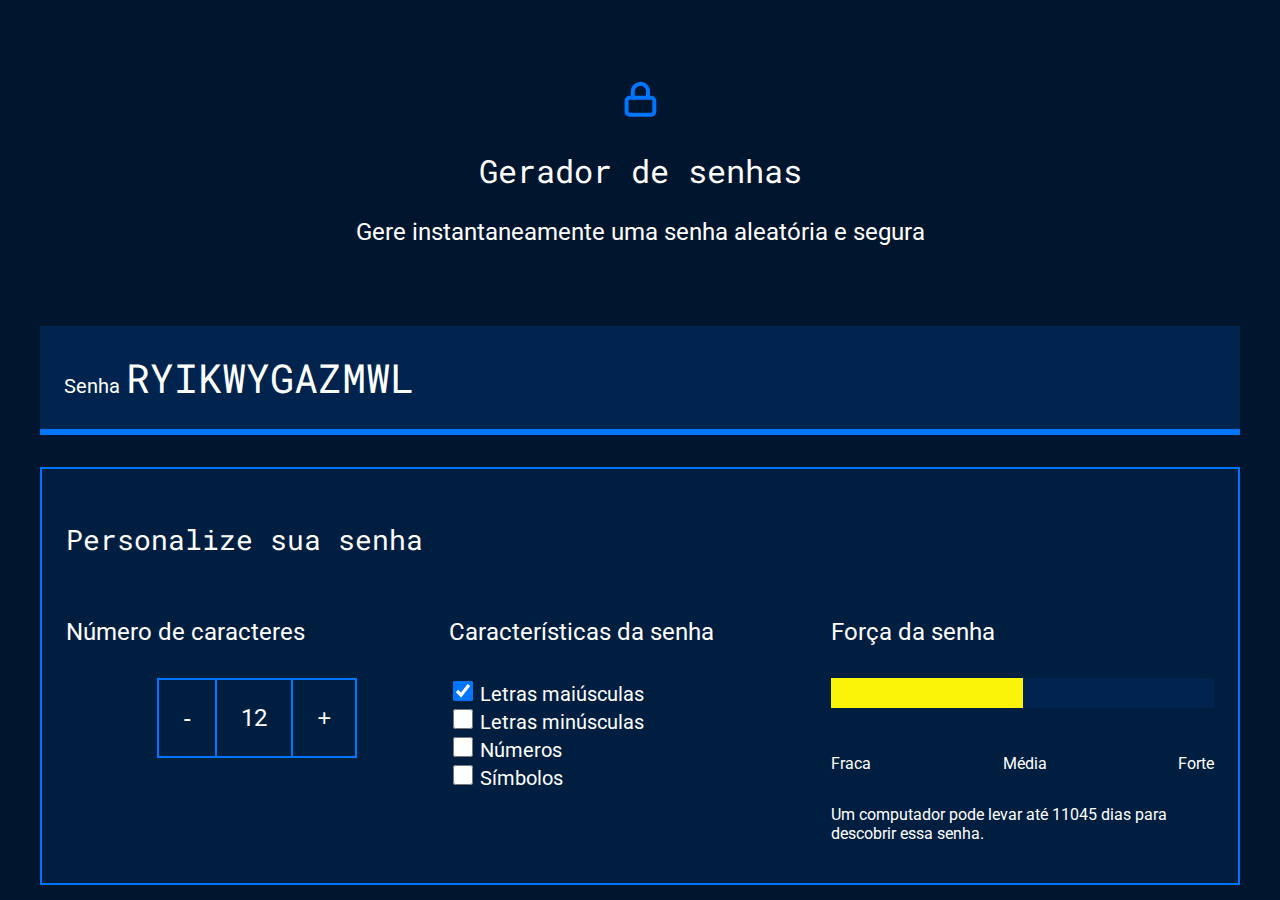
<file: javacript-senhas-seguran/index.html>
<!DOCTYPE html>
<html lang="pt-br">

<head>
    <meta charset="UTF-8">
    <meta name="viewport" content="width=device-width, initial-scale=1.0">
    <title>Gerador de senha</title>
    <link rel="stylesheet" href="style.css">
</head>

<body>
    <section class="conteudo">
        <div class="conteudo-titulo">
            <img src="unlock.svg" alt="cadeado fechado">
            <h2 class="titulo-principal">Gerador de senhas</h2>
            <h3 class="titulo-secundario">Gere instantaneamente uma senha aleatória e segura</h3>
        </div>
        <div class="conteudo-senha">
            <label for="senha">Senha</label>
            <input name="senha" type="text" id="campo-senha" readonly>
        </div>
        <div class="parametro">
            <h3 class="parametro-titulo">Personalize sua senha</h3>
            <div class="parametro-coluna__senha">
                <div class="parametro-senha">
                    <h4 class="parametro-senha__titulo">Número de caracteres</h4>
                    <div class="parametro-senha-botoes">
                        <button class="parametro-senha__botao">-</button>
                        <p class="parametro-senha__texto">12</p>
                        <button class="parametro-senha__botao">+</button>
                    </div>
                </div>               
                <div class="parametro-senha">
                    <h4 class="parametro-senha__titulo">Características da senha</h4>
                    <div class="parametro-senha-checkbox">
                        <input name="maiusculo" type="checkbox" class="checkbox" checked>
                        <label for="maiusculo">Letras maiúsculas</label>
                    </div>
                    <div class="parametro-senha-checkbox">
                        <input name="minusculo" type="checkbox" class="checkbox">
                        <label for="minusculo">Letras minúsculas</label>
                    </div>
                    <div class="parametro-senha-checkbox">
                        <input name="numero" type="checkbox" class="checkbox">
                        <label for="numero">Números</label>
                    </div>
                    <div class="parametro-senha-checkbox">
                        <input name="simbolo" type="checkbox" class="checkbox">
                        <label for="simbolo">Símbolos</label>
                    </div>
                </div>
                <div class="parametro-senha">
                    <h4 class="parametro-senha__titulo">Força da senha</h4>
                    <div class="barra"></div>
                    <div class="forca fraca"></div>
                    <div class="parametro-senha-textos">
                        <p>Fraca</p>
                        <p>Média</p>
                        <p>Forte</p>
                    </div>
                    <p class="entropia"></p>
                </div>
            </div>
        </div>
    </section>
    <script src="main.js"></script>
</body> 
</html>
</file>
<file: javacript-senhas-seguran/style.css>
@import url('https://fonts.googleapis.com/css2?family=Roboto&family=Roboto+Mono&display=swap');

:root{
    --branco: white;
    --cor-de-fundo: #00162E;
    --fundo-senha: #00244D;
    --fundo-texto: #001E40;
    --borda: #0075FF;
    --roboto: 'Roboto', sans-serif;
    --roboto-mono: 'Roboto Mono', monospace;
}

*{
    font-weight: 400;
}

body{
    color: var(--branco);
    background-color: var(--cor-de-fundo);
    font-family: var(--roboto);
}

.titulo-principal{
    font-family: var(--roboto-mono);
    font-size: 32px;
}

.titulo-secundario{
    font-size: 24px;
}

.conteudo-titulo{
    text-align: center;
    margin-top: 80px;
}

.conteudo-senha{
    margin-top: 80px; 
    background: var(--fundo-senha);
    padding: 24px;
    border-bottom: 6px solid var(--borda);
}

#campo-senha{
    background-color: var(--fundo-senha);
    border: none;
    color: var(--branco);
    font-family: var(--roboto-mono);
    font-size: 40px;
    width: 70%;
}

#campo-senha:focus{
    outline: none;
}

.conteudo{
    max-width: 1200px;
    margin: 0 auto;
}

.parametro{
    background-color: var(--fundo-texto);
    border: 2px solid var(--borda);
    margin-top: 32px;
    padding: 24px;
}

.parametro-titulo{
    font-family: var(--roboto-mono);
    font-size: 28px;
}

.parametro-senha__titulo{
    font-size:24px;
}

.parametro-coluna__senha{
    display: flex;
    flex-direction: column;
    justify-content: center;
}
.parametro-senha{
    width: 50%;
    margin: 0 auto;
}

.parametro-senha-botoes{
    display: flex;
    justify-content: center;
}

.parametro-senha__botao{
    background-color: var(--fundo-texto);
    color: var(--branco);
    border: 2px solid var(--borda);
    padding: 24px;
    font-size: 24px;
    cursor: pointer;
}
.parametro-senha__texto{
    padding: 24px;
    border-top: 2px solid var(--borda);
    border-bottom: 2px solid var(--borda);
    margin: 0;
    font-size: 24px;
}

label{
    font-size: 20px;
}

.checkbox{
    width: 20px;
    height: 20px;
    cursor: pointer;
}

.barra{
    background-color: var(--fundo-senha);
    height: 30px;
    width: 100%;
}
.forca{
    height: 30px;
    position: relative;
    bottom: 30px;
}
.fraca{
    width: 25%;
    background-color: #E71B32; 
}
.media{
    background-color: #FAF408;
    width: 50%;
}
.forte{
    background-color: #00FF85;
    width: 100%;
}

.parametro-senha-textos{
    display: flex;
    justify-content: space-between;
}


@media screen and (min-width: 768px) {
    .parametro-coluna__senha{
        flex-direction: row;
    }
}
</file>
